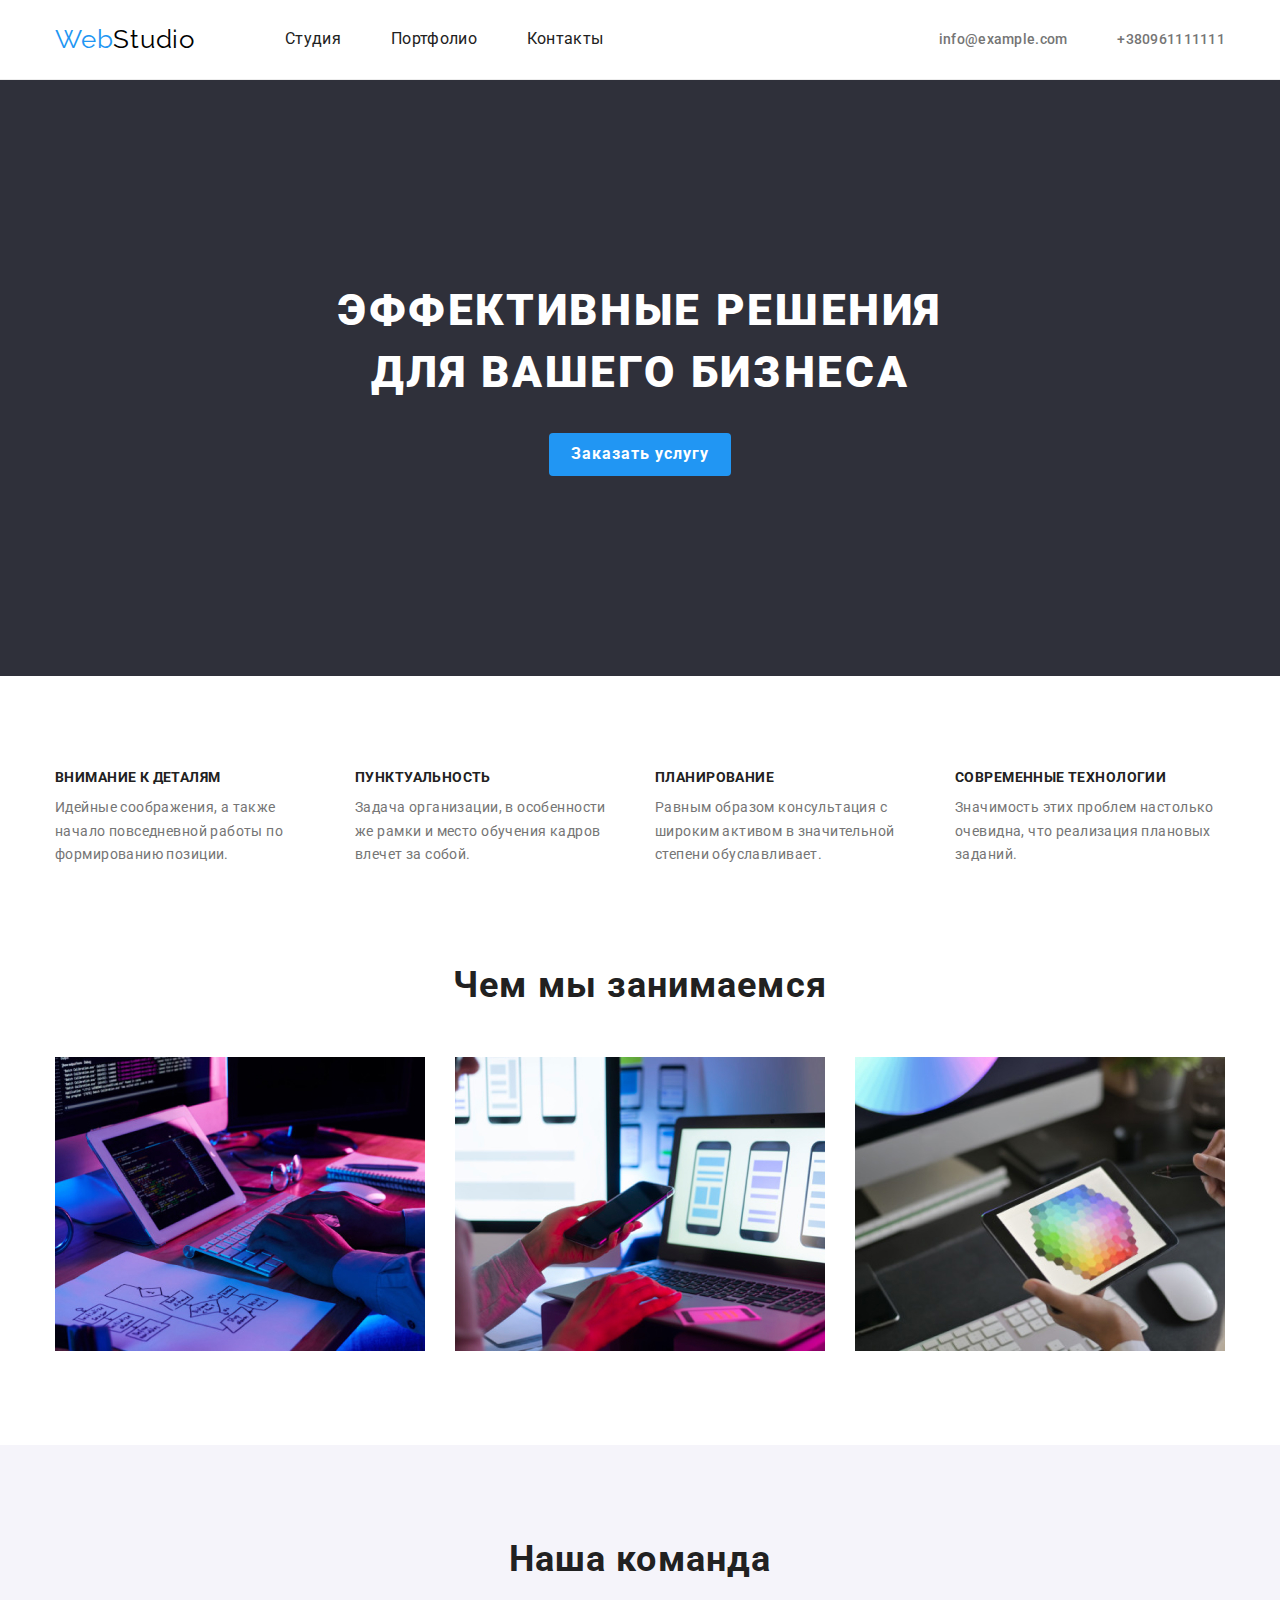
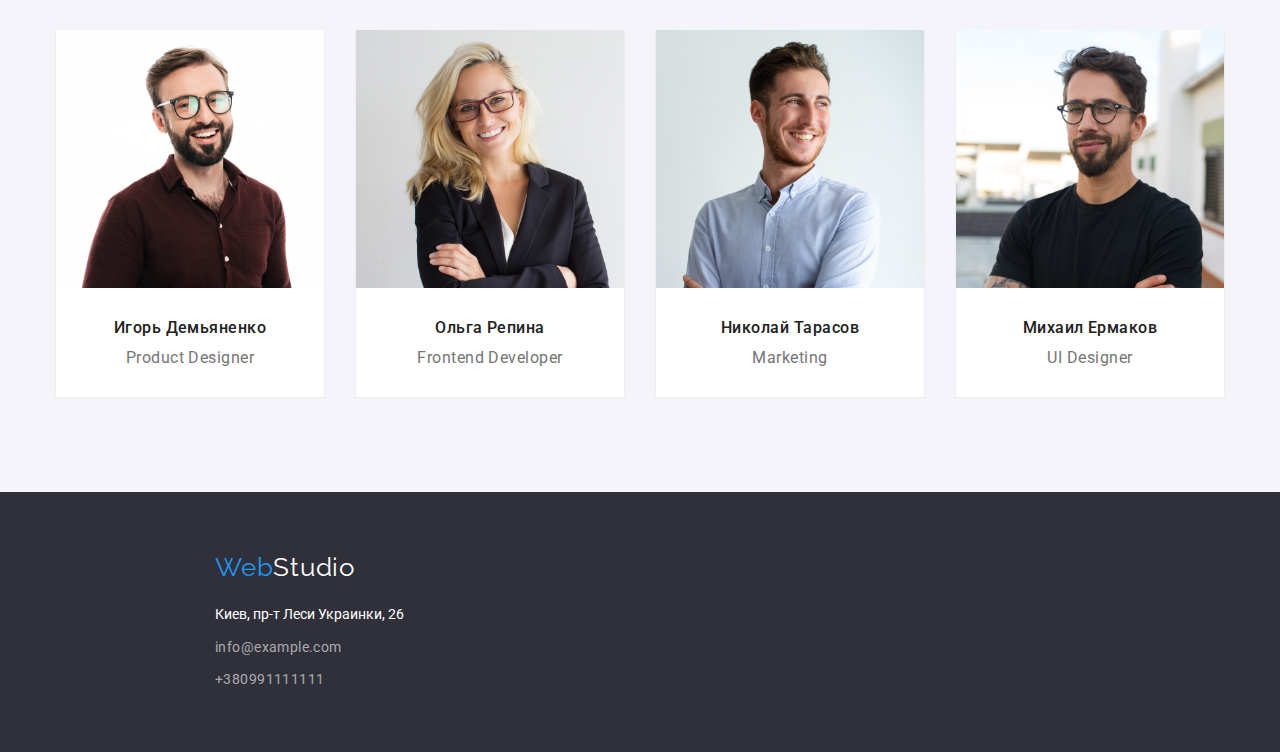
<file: index.html>
<!DOCTYPE html>
<html lang="ru">
<head>
    <meta charset="UTF-8">
    <meta http-equiv="X-UA-Compatible" content="IE=edge">
    <meta name="viewport" content="width=device-width, initial-scale=1.0">
    <title>WebStudio</title>
    <link rel="stylesheet" href="https://fonts.googleapis.com/css2?family=Raleway:wght@700&family=Roboto:wght@400;500;700;900&display=swap">
    <link rel="stylesheet" href="https://cdnjs.cloudflare.com/ajax/libs/modern-normalize/1.1.0/modern-normalize.min.css">
    <link rel="stylesheet" href="./css/style.css">
</head>

<body> 
    <!--header-block-section-->
    <header class="page-head">

        <div class="container head-container">

        <a href="./index.html" class="logo link" lang="en">
            <span class="logo-color-web">Web</span><span class="logo-color-studio-header">Studio</span>
        </a>

            <nav class="header-navigation">
            
            <ul class="site-nav list">
                <li class="site-nav-item"><a href="./index.html" class="">Студия</a></li>
                <li class="site-nav-item"><a href="./portfolio.html" class="">Портфолио</a></li>
                <li class="site-nav-item"><a href="" class="">Контакты</a></li>
            </ul>
        </nav>
        
        <ul class="head-contacts list">
            <li><a href="mailto:info@devstudio.com" class="head-contacts head-mail">info@example.com</a></li>
            <li><a href="tel:+380961111111" class="head-contacts">+380961111111</a></li>
        </ul>
        </div>
    </header>

    <main>

        <!--Hero block section-->
        <section class="hero-block">
            <div class="container hero-container">
            <h1 class="hero-block-text">Эффективные решения для вашего бизнеса</h1>
            <button type="button" class="hero-block-button">Заказать услугу</button>
            </div>
        </section>

        <!--Our benefits section-->
        <section class="section">
            <div class="container our-benefits-container">
            <ul class="our-benefits-list list">
                <li class="our-benefits-item">
                    <h3 class="about-us-title">Внимание к деталям</h3>
                    <p class="about-us-description">Идейные соображения, а также начало повседневной работы по формированию позиции.</p>
                </li>
                <li class="our-benefits-item">
                    <h3 class="about-us-title">Пунктуальность</h3>
                    <p class="about-us-description">Задача организации, в особенности же рамки и место обучения кадров влечет за собой.</p>
                </li>
                <li class="our-benefits-item">
                    <h3 class="about-us-title">Планирование</h3>
                    <p class="about-us-description">Равным образом консультация с широким активом в значительной степени обуславливает.</p>
                </li>
                <li class="our-benefits-item">
                    <h3 class="about-us-title">Современные технологии</h3>
                    <p class="about-us-description">Значимость этих проблем настолько очевидна, что реализация плановых заданий.</p>
                </li>
            </ul>
            </div>
        </section>

        <!--What we do section-->
        <section class="what-we-do-section section">
            <div class="container what-we-do-container">
            <h2 class="what-we-do-title">Чем мы занимаемся</h2>

            <div class="what-we-do-img-container">
            <ul class="what-we-do-img list">
                <li class="what-we-do-item">
                    <img src="./images/what-we-do-section/what-we-do1.jpg" width="370" height="294"
                        alt="руки набирают текст">
                </li>

                <li class="what-we-do-item">
                    <img src="./images/what-we-do-section/what-we-do2.jpg" width="370" height="294"
                        alt="смартфон в руках">
                </li>

                <li class="what-we-do-item">
                    <img src="./images/what-we-do-section/what-we-do3.jpg" width="370" height="294"
                        alt="планшет с мозаикой">
                </li>
            </ul>
            </div>
            </div>
        </section>

        <!--Our team section-->
        <section class="our-team section">
            
            <div class="container our-team-container">
            <h2 class="our-team-title">Наша команда</h2>
            <ul class="our-team-list list">
                <li class="our-team-list-item">
                    <img src="./images/our-team/team-card1.jpg" width="270" height="260" alt="член команды игорь">
                    
                    <div class="our-team-description">
                    <h3 class="team-member-title">Игорь Демьяненко</h3>
                    <p lang="en" class="team-member-description">Product Designer</p>
                    </div>
                </li>

                <li class="our-team-list-item">
                    <img src="./images/our-team/team-card2.jpg" width="270" height="260" alt="член команды ольга">
                    
                    <div class="our-team-description">
                    <h3 class="team-member-title">Ольга Репина</h3>
                    <p lang="en" class="team-member-description">Frontend Developer</p>
                    </div>
                </li>

                <li class="our-team-list-item">
                    <img src="./images/our-team/team-card3.jpg" width="270" height="260" alt="член команды николай">
                    
                    <div class="our-team-description">
                    <h3 class="team-member-title">Николай Тарасов</h3>
                    <p lang="en" class="team-member-description">Marketing</p>
                    </div>
                </li>

                <li class="our-team-list-item">
                    <img src="./images/our-team/team-card4.jpg" width="270" height="260" alt="член команды михаил">
                    
                    <div class="our-team-description">
                    <h3 class="team-member-title">Михаил Ермаков</h3>
                    <p lang="en" class="team-member-description">UI Designer</p>
                    </div>
                </li>
            </ul>
            </div>
        </section>
    </main>

    <!--Footer-section-->
    <footer class="footer">
        
        <div class="footer-container">
        <a href="./index.html" class="logo link footer-logo" lang="en">
            <span class="logo-color-web">Web</span><span class="logo-color-studio-footer">Studio</span>
        </a>
        <address class="">
        <ul class="list">
            <li class="location-link">
                <a href="https://www.google.se/maps/place/Lesi+Ukrainky+Blvd,+26,+Kyiv,+Ukraine,+02000/@50.4265841,30.5361971,17z/data=!3m1!4b1!4m5!3m4!1s0x40d4cf0e033ecbe9:0x57a4dffefec77da0!8m2!3d50.4265807!4d30.5383858"
                    target="_blank" rel="noopener noreferre" class="location-link link">
                    Киев, пр-т Леси Украинки, 26
                </a>
            </li>

            <li class="footer-mail"><a href="mailto:info@example.com" class="footer-mail footer-contacts link">info@example.com</a></li>
            <li><a href="tel:+380991111111" class="footer-contacts link ">+380991111111</a></li>
        </ul>
        </address>
        </div>
    </footer>
</body>
</html>
</file>
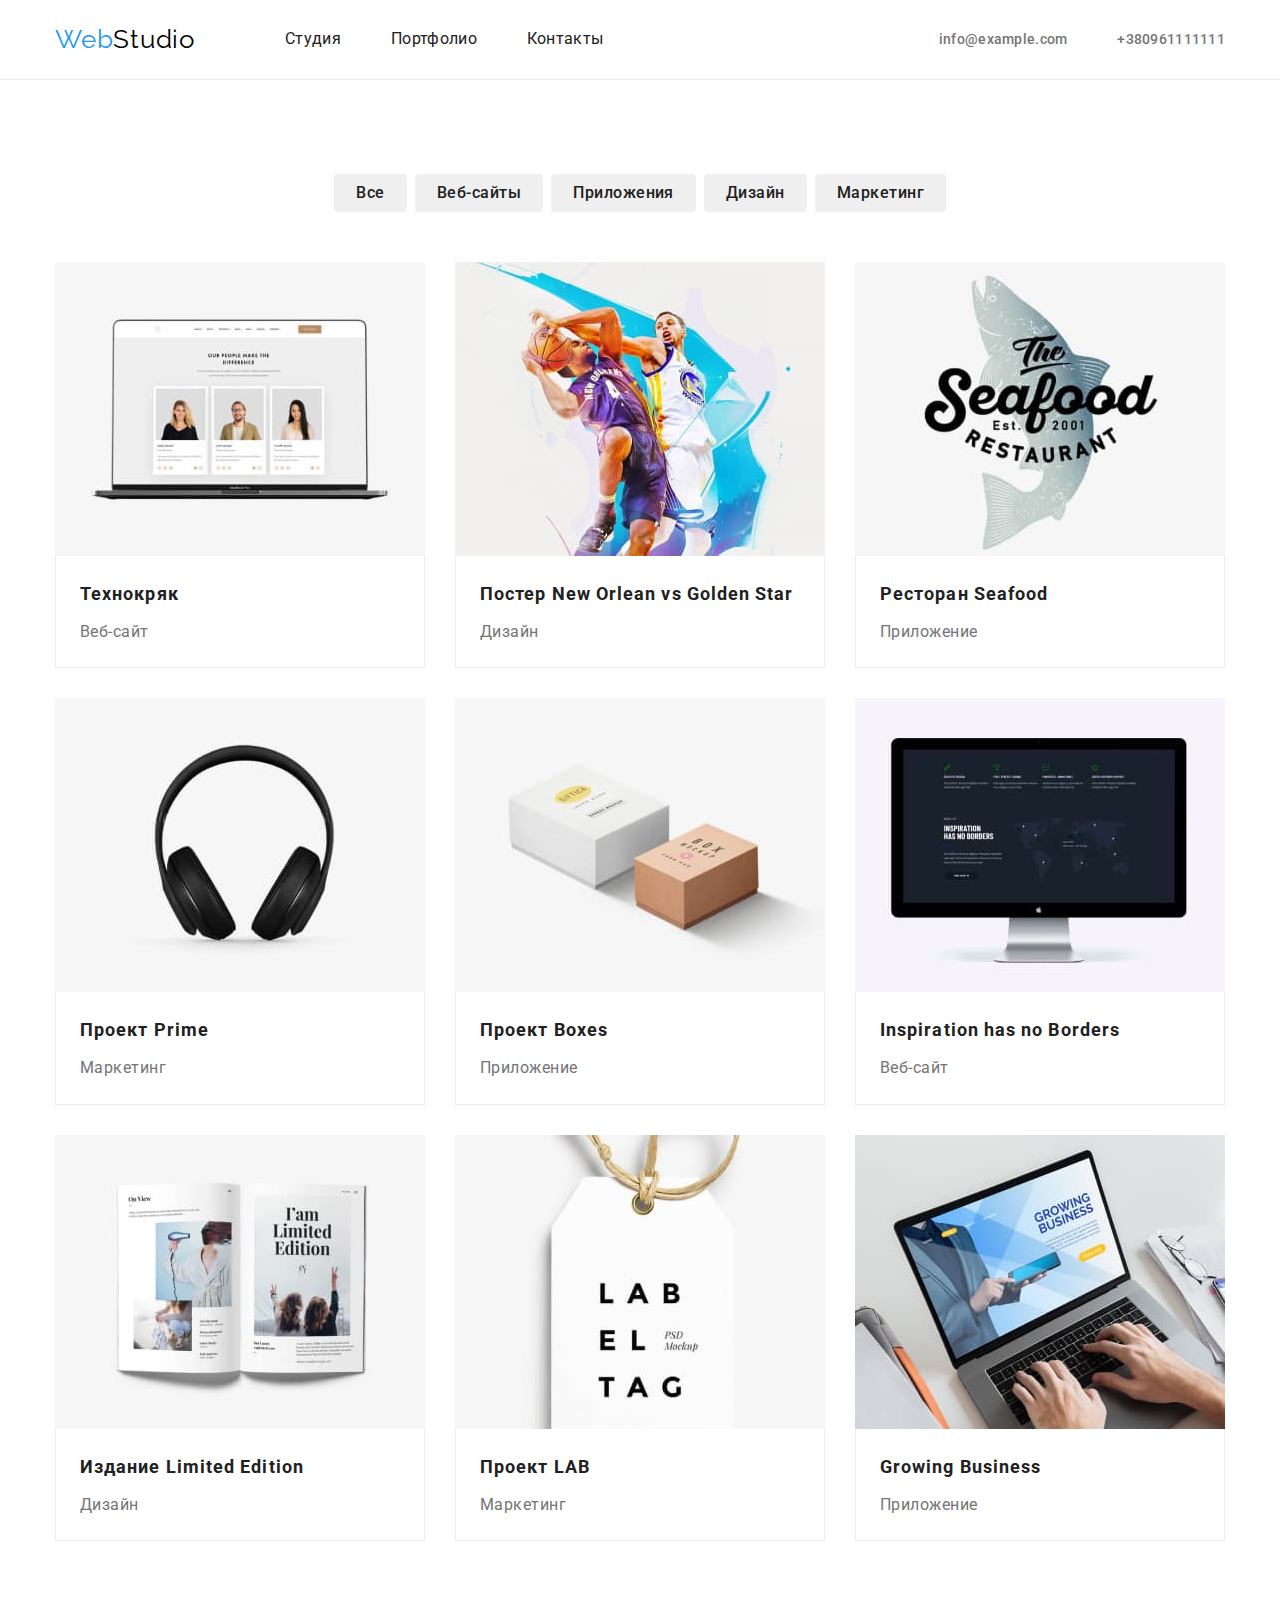
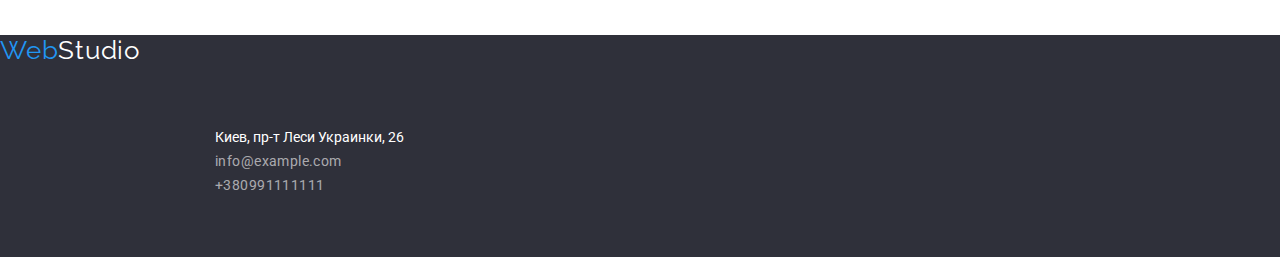
<file: portfolio.html>
<!DOCTYPE html>
<html lang="ru">
<head>
    <meta charset="UTF-8">
    <meta http-equiv="X-UA-Compatible" content="IE=edge">
    <meta name="viewport" content="width=device-width, initial-scale=1.0">
    <title>Portfolio</title>
    <link rel="stylesheet" href="https://fonts.googleapis.com/css2?family=Raleway:wght@700&family=Roboto:wght@400;500;700;900&display=swap">
    <link rel="stylesheet" href="https://cdnjs.cloudflare.com/ajax/libs/modern-normalize/1.1.0/modern-normalize.min.css">
    <link rel="stylesheet" href="./css/style.css">
</head>

<body>
    <!--header-block-section-->
    <header class="page-head">
    
        <div class="container head-container">
    
            <a href="./index.html" class="logo link" lang="en">
                <span class="logo-color-web">Web</span><span class="logo-color-studio-header">Studio</span>
            </a>
    
            <nav class="header-navigation">
    
                <ul class="site-nav list">
                    <li class="site-nav-item"><a href="./index.html" class="">Студия</a></li>
                    <li class="site-nav-item"><a href="./portfolio.html" class="">Портфолио</a></li>
                    <li class="site-nav-item"><a href="" class="">Контакты</a></li>
                </ul>
            </nav>
    
            <ul class="head-contacts list">
                <li><a href="mailto:info@devstudio.com" class="head-contacts head-mail">info@example.com</a></li>
                <li><a href="tel:+380961111111" class="head-contacts">+380961111111</a></li>
            </ul>
        </div>
    </header>

    <!--Hero-block-division-->
    <main>

        <!--Hero-block-filters-section-->
    <section class="section">
    <div class="filters-container">
    <ul class="filters-buttons list">
    <li><button type="button" class="our-projects-filters"> Все </button></li>
    <li><button type="button" class="our-projects-filters"> Веб-сайты </button></li>
    <li><button type="button" class="our-projects-filters"> Приложения </button></li>
    <li><button type="button" class="our-projects-filters"> Дизайн </button></li>
    <li><button type="button" class="our-projects-filters marketing-button"> Маркетинг </button></li>
</ul>
</div>

<!--Hero-block-images-section-->
<div class="container projects-img-container">
<ul class="projects-img list">
    <li class="projects-item">
        <a href=""><img src="./images/portfolio/portfolio-1.jpg" alt="екран ноутбука"
            width="370" 
            height="294"></a>
        <div class="projects-items-text">
        <h3 class="our-projects-title">Технокряк</h3>
        <p class="our-projects-description">Веб-сайт</p>
        </div>
    </li>

    <li class="projects-item">
        <a href=""><img src="./images/portfolio/portfolio-2.jpg" alt="баскетболисты играют"
            width="370" 
            height="294"></a>
        <div class="projects-items-text">
        <h3 class="our-projects-title">Постер New Orlean vs Golden Star</h3>
        <p class="our-projects-description">Дизайн</p>
        </div>
    </li>

    <li class="projects-item">
        <a href=""><img src="./images/portfolio/portfolio-3.jpg" alt="лого ресторана"
            width="370" 
            height="294"></a>
        <div class="projects-items-text">
        <h3 class="our-projects-title">Ресторан Seafood</h3>
        <p class="our-projects-description">Приложение</p>
        </div>
    </li>

    <li class="projects-item">
        <a href=""><img src="./images/portfolio/portfolio-4.jpg" alt="большие черные наушники"
            width="370" 
            height="294"></a>
        <div class="projects-items-text">
        <h3 class="our-projects-title">Проект Prime</h3>
        <p class="our-projects-description">Маркетинг</p>
        </div>
    </li>

    <li class="projects-item"> 
        <a href=""><img src="./images/portfolio/portfolio-5.jpg" alt="две картонные коробки"
            width="370" 
            height="294"></a>
        <div class="projects-items-text">
        <h3 class="our-projects-title">Проект Boxes</h3>
        <p class="our-projects-description">Приложение</p>
        </div>
    </li>

    <li class="projects-item">
        <a href=""><img src="./images/portfolio/portfolio-6.jpg" alt="монитор пк с текстом"
            width="370" 
            height="294"></a>
        <div class="projects-items-text">
        <h3 class="our-projects-title">Inspiration has no Borders</h3>
        <p class="our-projects-description">Веб-сайт</p>
        </div>
    </li>

    <li class="projects-item">
        <a href=""><img src="./images/portfolio/portfolio-7.jpg" alt="розворот журнала"
            width="370" 
            height="294"></a>
        <div class="projects-items-text">
        <h3 class="our-projects-title">Издание Limited Edition</h3>
        <p class="our-projects-description">Дизайн</p>
        </div>
    </li>

    <li class="projects-item">
        <a href=""><img src="./images/portfolio/portfolio-8.jpg" alt="бирка с текстом"
            width="370" 
            height="294"></a>
        <div class="projects-items-text">
        <h3 class="our-projects-title">Проект LAB</h3>
        <p class="our-projects-description">Маркетинг</p>
        </div>
    </li>

    <li class="projects-item">
        <a href=""><img src="./images/portfolio/portfolio-9.jpg" alt="руки набирают текст на ноутбуке"
            width="370" 
            height="294"></a>
        <div class="projects-items-text">
        <h3 class="our-projects-title">Growing Business</h3>
        <p class="our-projects-description">Приложение</p>
        
    </li>
</ul>
</div>
    </section>
    </main>

    <!--Footer-section-->
    <footer class="footer">
    
        <a href="./index.html" class="logo link footer-logo" lang="en">
            <span class="logo-color-web">Web</span><span class="logo-color-studio-footer">Studio</span>
        </a>
    
        <address class="footer-container">
            <ul class="list">
                <li>
                    <a href="https://www.google.se/maps/place/Lesi+Ukrainky+Blvd,+26,+Kyiv,+Ukraine,+02000/@50.4265841,30.5361971,17z/data=!3m1!4b1!4m5!3m4!1s0x40d4cf0e033ecbe9:0x57a4dffefec77da0!8m2!3d50.4265807!4d30.5383858"
                        target="_blank" rel="noopener noreferre" class="location-link link">
                        Киев, пр-т Леси Украинки, 26
                    </a>
                </li>
    
                <li><a href="mailto:info@example.com" class="footer-mail footer-contacts link">info@example.com</a></li>
                <li><a href="tel:+380991111111" class="footer-contacts link">+380991111111</a></li>
            </ul>
        </address>
    </footer>

</body>
</html>
</file>
<file: css/style.css>
body {
  margin: 0;
  font-family: Roboto, sans-serif;
  color: #212121;
}

h1,
h2,
h3,
h4,
h4,
h5,
p {
  margin: 0;
}

button {
  cursor: pointer;
  border: none;
}

img {
  display: block;
  max-width: 100%;
  height: auto;
}

a {
  color: inherit;
  text-decoration: none;
}

.list {
  padding: 0px;
  margin: 0px;
  list-style: none;
}

.container {
  padding-left: 15px;
  padding-right: 15px;
  margin-left: auto;
  margin-right: auto;
  width: 1200px;
}

.section {
  padding-top: 94px;
  padding-bottom: 94px;
}

/* logo */
.logo {
  font-family: Raleway, sans-serif;
  font-size: 26px;
  line-height: 1.2;
  letter-spacing: 0.03em;
  margin-right: 90px;
}

.logo-color-web {
  color: #2196f3;
}

.logo-color-studio-header {
  color: #000000;
}

.logo-color-studio-footer {
  color: #ffffff;
}

/* header-section*/
.page-head {
  background-color: #ffffff;
  border-bottom: 1px solid #ececec;
  padding-top: 24px;
  padding-bottom: 24px;
}

.head-container {
  display: flex;
  align-items: center;
}

.header-navigation {
  display: block;
}

.site-nav {
  display: flex;
  letter-spacing: 0.02em;
  color: #212121;
  align-items: center;
}

.site-nav-item:not(:last-child) {
  margin-right: 50px;
}

.site-nav-item:hover,
.site-nav-item:focus {
  color: #2196f3;
}

.site-nav-contacts:hover,
.site-nav-contacts:focus {
  color: #2196f3;
}

.head-contacts {
  display: flex;
  color: #757575;
  font-size: 14px;
  line-height: 1.14;
  font-weight: 500;
  letter-spacing: 0.02em;
  align-items: center;
  margin-left: auto;
}

.head-contacts:hover,
.head-contacts:focus {
  color: #2196f3;
}

.head-mail {
  margin-right: 50px;
}

/* hero block section */

.hero-block {
  background-color: #2f303a;
}

.hero-container {
  padding-top: 200px;
  padding-bottom: 200px;
}

.hero-block-text {
  max-width: 700px;
  color: #ffffff;
  font-weight: 900;
  font-size: 44px;
  line-height: 1.4;
  text-transform: uppercase;
  letter-spacing: 0.06em;
  margin-bottom: 30px;
  margin-left: auto;
  margin-right: auto;
  text-align: center;
}

.hero-block-button {
  background-color: #2196f3;
  color: #fff;
  font-weight: 700;
  font-size: 16px;
  line-height: 1.9;
  letter-spacing: 0.06em;
  font-family: Roboto, sans-serif;
  text-align: center;
  display: block;
  margin: 0 auto;
  min-width: 73px; 
  border-radius: 4px;
  padding: 6px 22px;
}

/* about us section */
.our-benefits-container > .our-benefits-list {
  display: flex;
  justify-content: center;
}

.our-benefits-item {
  width: 270px;
  height: 101px;
}

.our-benefits-item:not(:last-child) {
  margin-right: 30px;
}

.about-us-title {
  font-weight: 700;
  font-size: 14px;
  line-height: 1.14;
  text-transform: uppercase;
  letter-spacing: 0.03em;
  margin-bottom: 10px;
  margin-right: 30px;
  width: 270px;
  margin-right: 0px;
}

.about-us-description {
  color: #757575;
  font-size: 14px;
  line-height: 1.7;
  letter-spacing: 0.03em;
  margin-right: 30px;
  width: 270px;
  margin-right: 0px;
}

/* what we do section */
.what-we-do-section {
  display: flex;
  justify-content: center;
  margin-top: -94px;
}

.what-we-do-title {
  font-weight: 700;
  font-size: 36px;
  line-height: 1.16;
  letter-spacing: 0.03em;
  margin-bottom: 50px;
  display: flex;
  justify-content: center;
}

.what-we-do-img {
  display: flex;
  justify-content: center;
  justify-content: space-between;
}

.what-we-do-img:not(:last-child) {
  margin-right: 30px;
} 

/* our team section */
.our-team {
  background-color: #f5f4fa;
  display: flex;
  justify-content: center;
}

.our-team-list {
  display: flex;
  margin: -15px;
}

.our-team-list-item {
  flex-basis: calc(100% / 4);
  margin: 15px;
  background: #ffffff;
  border-left: 1px solid #eeeeee;
  border-bottom: 1px solid #eeeeee;
  border-right: 1px solid #eeeeee;
}

.our-team-title {
  font-weight: 700;
  font-size: 36px;
  line-height: 1.16;
  letter-spacing: 0.03em;
  margin-bottom: 50px;
  text-align: center;
}

.our-team-description {
  padding-top: 30px;
  padding-bottom: 30px;
  margin-right: auto;
  margin-left: auto;
}

.team-member-title {
  font-size: 16px;
  line-height: 1.2;
  letter-spacing: 0.03em;
  font-weight: 500;
  margin-bottom: 10px;
  text-align: center;
}

.team-member-description {
  color: #757575;
  font-size: 16px;
  line-height: 1.2;
  letter-spacing: 0.03em;
  font-weight: 400;
  text-align: center;
}

/* footer section */
.footer {
  background-color: #2f303a;
  
}

.footer-container {
padding-top: 60px;
padding-right: auto;
padding-bottom: 60px;
padding-left: 215px;
}

.footer-logo {
  margin-bottom: 20px;
}

.location-link {
  color: #ffffff;
  font-size: 14px;
  line-height: 1.7;
  font-weight: 400;
  font-style: normal;
  font-size: 14px;
  line-height: 1.7;
  margin-bottom: 9px;
  margin-top: 20px;
}

.footer-mail {
  margin-bottom: 9px;
}

.footer-contacts {
  color: rgba(255, 255, 255, 0.6);
  letter-spacing: 0.03em;
  font-weight: 400;
  font-style: normal;
  font-size: 14px;
  line-height: 1.7;
}



/* filters section */

.filters-buttons {
  display: flex;
  justify-content: center;
}

.filters-container {
  margin-bottom: 50px;
}

.our-projects-filters {
  font-weight: 500;
  font-size: 16px;
  line-height: 1.6;
  letter-spacing: 0.03em;
  font-family: Roboto, sans-serif;
  color: #212121;
  padding: 6px 22px;
  margin-right: 8px;
  min-width: 73px; 
  border-radius: 4px;
  padding: 6px 22px;
  text-align: center;
}

.marketing-button {
  margin-right: 0px;
}

.our-projects-filters:hover,
.our-projects-filters:focus {
  background-color: #2196f3;
  color: #ffffff;
}

/* our projects section */

.projects-img {
  display: flex;
  flex-wrap: wrap;
  margin: -15px;
}

.projects-item {
  flex-basis: calc(100% / 3 - 2 * 15px);
  margin: 15px;
}

.projects-items-text {
  padding: 20px 24px;
  border-left: 1px solid #eeeeee;
  border-bottom: 1px solid #eeeeee;
  border-right: 1px solid #eeeeee;
}

.our-projects-title {
  font-weight: 700;
  font-size: 18px;
  line-height: 2;
  letter-spacing: 0.06em;
  margin-bottom: 5px;
}

.our-projects-description {
  color: #757575;
  font-size: 16px;
  line-height: 1.9;
  letter-spacing: 0.03em;
  font-weight: normal;
}
</file>
